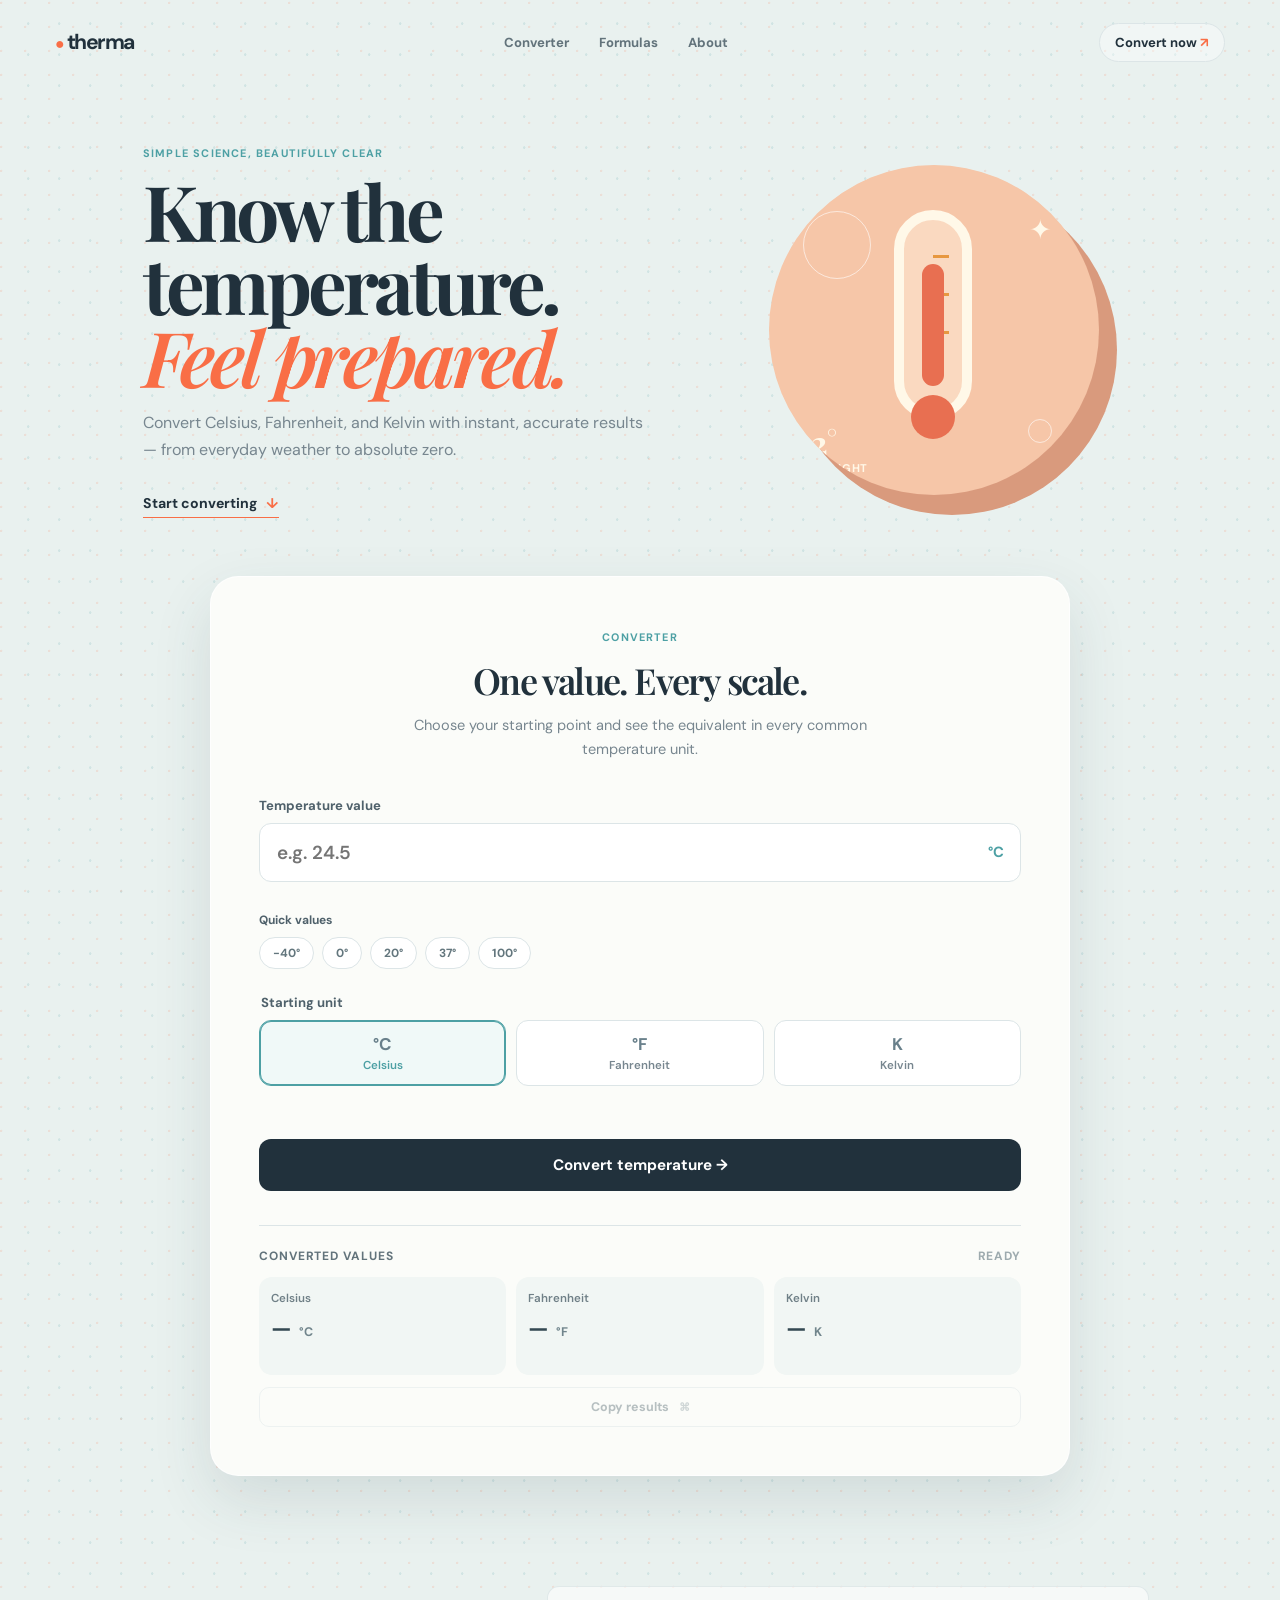
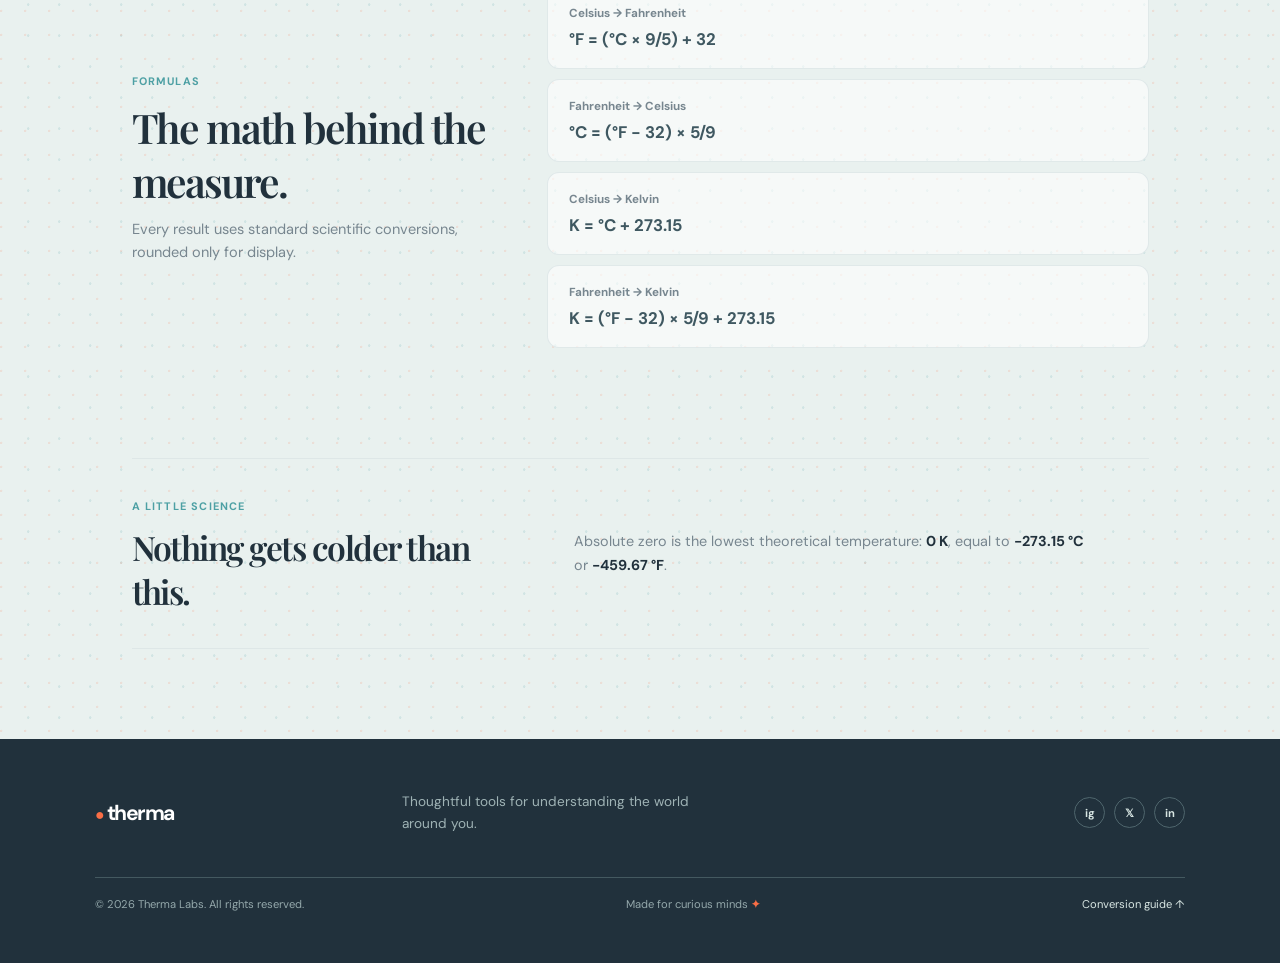
<file: WebDev-L1-TemperatureConverterWebsite/index.html>
<!doctype html>
<html lang="en">
<head>
  <meta charset="UTF-8" />
  <meta name="viewport" content="width=device-width, initial-scale=1.0" />

  <meta
    name="description"
    content="A simple, accurate Celsius, Fahrenheit, and Kelvin temperature converter."
  />

  <title>Therma — Temperature Converter</title>

  <link rel="preconnect" href="https://fonts.googleapis.com" />
  <link rel="preconnect" href="https://fonts.gstatic.com" crossorigin />

  <link
    href="https://fonts.googleapis.com/css2?family=DM+Sans:wght@400;500;600;700&family=Playfair+Display:wght@600;700&display=swap"
    rel="stylesheet"
  />

  <link rel="stylesheet" href="styles.css" />
</head>

<body>

  <header class="site-header">
    <a class="brand" href="#top" aria-label="Therma home">
      <span>●</span> therma
    </a>

    <nav aria-label="Primary navigation">
      <a href="#converter">Converter</a>
      <a href="#formulas">Formulas</a>
      <a href="#about">About</a>
    </nav>

    <a class="header-cta" href="#converter">
      Convert now <span>↗</span>
    </a>
  </header>


  <main id="top" class="page-shell">

    <!-- HERO -->
    <section class="intro" aria-labelledby="page-title">

      <div class="intro-copy">
        <span class="eyebrow">Simple science, beautifully clear</span>

        <h1 id="page-title">
          Know the temperature.<br />
          <em>Feel prepared.</em>
        </h1>

        <p>
          Convert Celsius, Fahrenheit, and Kelvin with instant, accurate
          results — from everyday weather to absolute zero.
        </p>

        <a class="text-link" href="#converter">
          Start converting <span>↓</span>
        </a>
      </div>


      <div
        class="thermometer-art"
        role="img"
        aria-label="Illustration of a warm orange thermometer"
      >
        <span class="sun sun-one"></span>
        <span class="sun sun-two"></span>
        <span class="sparkle">✦</span>

        <div class="thermometer">
          <div class="thermo-scale">
            <i></i>
            <i></i>
            <i></i>
            <i></i>
            <i></i>
          </div>

          <div class="thermo-mercury"></div>
          <div class="thermo-bulb"></div>
        </div>

        <span class="art-label">
          <span id="art-temperature">22°</span>
          <small id="art-description">just right</small>
        </span>
      </div>

    </section>


    <!-- CONVERTER -->
    <section
      id="converter"
      class="converter-card"
      aria-label="Temperature converter"
    >

      <div class="converter-heading">
        <span class="section-number">CONVERTER</span>

        <h2>One value. Every scale.</h2>

        <p>
          Choose your starting point and see the equivalent in every common
          temperature unit.
        </p>
      </div>


      <form id="converter-form" novalidate>

        <div class="field-group">

          <label for="temperature">Temperature value</label>

          <div class="input-wrap">

            <input
              id="temperature"
              name="temperature"
              type="text"
              inputmode="decimal"
              autocomplete="off"
              placeholder="e.g. 24.5"
              aria-describedby="input-error"
            />

            <span id="input-symbol" class="input-symbol">°C</span>

          </div>

          <p
            id="input-error"
            class="error-message"
            role="alert"
          ></p>

        </div>


        <!-- QUICK VALUES -->
        <div class="quick-values">
          <span>Quick values</span>

          <div class="quick-buttons">
            <button type="button" data-value="-40">−40°</button>
            <button type="button" data-value="0">0°</button>
            <button type="button" data-value="20">20°</button>
            <button type="button" data-value="37">37°</button>
            <button type="button" data-value="100">100°</button>
          </div>
        </div>


        <fieldset class="field-group unit-group">

          <legend>Starting unit</legend>

          <div class="unit-options">

            <label class="unit-option">
              <input
                type="radio"
                name="unit"
                value="celsius"
                checked
              />

              <span>
                <b>°C</b>
                <small>Celsius</small>
              </span>
            </label>


            <label class="unit-option">
              <input
                type="radio"
                name="unit"
                value="fahrenheit"
              />

              <span>
                <b>°F</b>
                <small>Fahrenheit</small>
              </span>
            </label>


            <label class="unit-option">
              <input
                type="radio"
                name="unit"
                value="kelvin"
              />

              <span>
                <b>K</b>
                <small>Kelvin</small>
              </span>
            </label>

          </div>

        </fieldset>


        <button class="convert-button" type="submit">
          Convert temperature <span>→</span>
        </button>

      </form>


      <!-- RESULTS -->
      <section
        class="results"
        aria-live="polite"
        aria-label="Conversion results"
      >

        <div class="results-heading">
          <span>Converted values</span>
          <span id="result-status" class="status-dot">Ready</span>
        </div>


        <div class="result-grid">

          <article class="result-item celsius-result">
            <p>Celsius</p>

            <div>
              <strong id="celsius-value">—</strong>
              <span>°C</span>
            </div>
          </article>


          <article class="result-item fahrenheit-result">
            <p>Fahrenheit</p>

            <div>
              <strong id="fahrenheit-value">—</strong>
              <span>°F</span>
            </div>
          </article>


          <article class="result-item kelvin-result">
            <p>Kelvin</p>

            <div>
              <strong id="kelvin-value">—</strong>
              <span>K</span>
            </div>
          </article>

        </div>


        <button
          id="copy-button"
          class="copy-button"
          type="button"
          disabled
        >
          Copy results
          <span>⌘</span>
        </button>

      </section>

    </section>


    <!-- FORMULAS -->
    <section
      id="formulas"
      class="formula-section"
      aria-labelledby="formula-heading"
    >

      <div class="formula-copy">

        <span class="section-number">FORMULAS</span>

        <h2 id="formula-heading">
          The math behind the measure.
        </h2>

        <p>
          Every result uses standard scientific conversions, rounded only
          for display.
        </p>

      </div>


      <div class="formula-grid">

        <article>
          <span>Celsius → Fahrenheit</span>
          <strong>°F = (°C × 9/5) + 32</strong>
        </article>

        <article>
          <span>Fahrenheit → Celsius</span>
          <strong>°C = (°F − 32) × 5/9</strong>
        </article>

        <article>
          <span>Celsius → Kelvin</span>
          <strong>K = °C + 273.15</strong>
        </article>

        <article>
          <span>Fahrenheit → Kelvin</span>
          <strong>K = (°F − 32) × 5/9 + 273.15</strong>
        </article>

      </div>

    </section>


    <!-- ABSOLUTE ZERO -->
    <section class="absolute-zero">

      <div>
        <span class="section-number">A LITTLE SCIENCE</span>

        <h2>Nothing gets colder than this.</h2>
      </div>

      <p>
        Absolute zero is the lowest theoretical temperature:
        <strong>0 K</strong>, equal to <strong>−273.15 °C</strong>
        or <strong>−459.67 °F</strong>.
      </p>

    </section>

  </main>


  <!-- FOOTER -->
  <footer id="about" class="site-footer">

    <div class="footer-top">

      <a class="brand footer-brand" href="#top">
        <span>●</span> therma
      </a>

      <p>
        Thoughtful tools for understanding the world around you.
      </p>

      <div class="social-links" aria-label="Social media">

        <a
          href="https://www.instagram.com/devansh._.pandeyy/"
          aria-label="Instagram"
          target="_blank"
          rel="noopener noreferrer"
        >
          ig
        </a>

        <a
          href="https://x.com/ImDpandeyy"
          aria-label="X"
          target="_blank"
          rel="noopener noreferrer"
        >
          𝕏
        </a>

        <a
          href="https://www.linkedin.com/in/devansh-pandey-34759936b"
          aria-label="LinkedIn"
          target="_blank"
          rel="noopener noreferrer"
        >
          in
        </a>

      </div>

    </div>


    <div class="footer-bottom">

      <span>© 2026 Therma Labs. All rights reserved.</span>

      <span>
        Made for curious minds <b>✦</b>
      </span>

      <a href="#formulas">
        Conversion guide ↑
      </a>

    </div>

  </footer>


  <script src="script.js"></script>

</body>
</html>
</file>
<file: WebDev-L1-TemperatureConverterWebsite/styles.css>
:root {
  --ink: #21313c;
  --muted: #77868f;
  --line: #dce5e7;
  --paper: #fbfcf9;
  --orange: #f96e46;
  --teal: #4da0a4;
  --gold: #e9af4d;
}

* {
  box-sizing: border-box;
}

html {
  scroll-behavior: smooth;
}

body {
  min-width: 320px;
  min-height: 100vh;
  margin: 0;

  color: var(--ink);
  font-family: "DM Sans", sans-serif;

  background: #e9f1ef;

  background-image:
    radial-gradient(
      circle at 5% 12%,
      rgba(249, 110, 70, 0.14) 0 1px,
      transparent 1.5px
    ),
    radial-gradient(
      circle at 91% 76%,
      rgba(77, 160, 164, 0.16) 0 1px,
      transparent 1.5px
    );

  background-size: 24px 24px, 31px 31px;
}

button,
input {
  font: inherit;
}


/* HEADER */

.site-header {
  width: min(1170px, calc(100% - 40px));
  height: 84px;
  margin: auto;

  display: flex;
  align-items: center;
  justify-content: space-between;
}

.brand {
  color: var(--ink);
  text-decoration: none;

  font: 700 1.32rem "DM Sans", sans-serif;
  letter-spacing: -0.07em;
}

.brand span {
  color: var(--orange);
  font-size: 1rem;
}

nav {
  display: flex;
  gap: 30px;
}

nav a,
.header-cta {
  color: #62737b;

  font-size: 0.82rem;
  font-weight: 700;

  text-decoration: none;
}

nav a {
  transition: color 0.2s ease;
}

nav a:hover {
  color: var(--ink);
}

.header-cta {
  padding: 10px 15px;

  color: var(--ink);

  border: 1px solid var(--line);
  border-radius: 99px;

  background: rgba(255, 255, 255, 0.35);

  transition:
    background 0.2s ease,
    transform 0.2s ease;
}

.header-cta:hover {
  background: white;
  transform: translateY(-1px);
}

.header-cta span {
  color: var(--orange);
}


/* MAIN */

.page-shell {
  width: min(1170px, 100%);
  margin: auto;

  padding: 42px 20px 90px;
}


/* HERO */

.intro {
  min-height: 435px;

  display: grid;
  grid-template-columns: 1.15fr 0.85fr;

  align-items: center;

  gap: 40px;

  padding: 15px 6% 58px;
}

.eyebrow,
.section-number {
  color: var(--teal);

  font-size: 0.68rem;
  font-weight: 700;

  letter-spacing: 0.11em;
  text-transform: uppercase;
}

.intro h1 {
  max-width: 680px;

  margin: 12px 0;

  font-family: "Playfair Display", Georgia, serif;

  font-size: clamp(3rem, 6vw, 5.3rem);
  line-height: 0.95;

  letter-spacing: -0.055em;
}

h1 em {
  color: var(--orange);
  font-weight: 600;
}

.intro p {
  max-width: 500px;

  color: var(--muted);

  font-size: 1rem;
  line-height: 1.7;
}

.text-link {
  display: inline-flex;

  gap: 9px;

  margin-top: 15px;
  padding-bottom: 5px;

  color: var(--ink);

  border-bottom: 1px solid var(--orange);

  font-size: 0.88rem;
  font-weight: 700;

  text-decoration: none;
}

.text-link span {
  color: var(--orange);
}


/* THERMOMETER ART */

.thermometer-art {
  position: relative;

  width: min(100%, 330px);
  height: 330px;

  justify-self: center;

  overflow: hidden;

  border-radius: 50%;

  background: #F6C6A8;

  box-shadow: 18px 20px 0 #D99A7D;

  transition: background 0.4s ease;
}

.thermometer {
  position: absolute;

  top: 45px;
  left: 125px;

  width: 78px;
  height: 210px;

  border: 10px solid #fff8e8;
  border-radius: 44px;

  background: rgba(255, 248, 232, 0.36);
}

.thermo-mercury {
  position: absolute;

  bottom: 24px;
  left: 18px;

  width: 22px;
  height: 122px;

  border-radius: 20px;

  background: #E86F51;

  transition: height 0.35s ease;
}

.thermo-bulb {
  position: absolute;

  bottom: -29px;
  left: 7px;

  width: 44px;
  height: 44px;

  border-radius: 50%;

  background: #E86F51;
}

.thermo-scale {
  position: absolute;

  top: 35px;
  right: 13px;

  display: grid;
  gap: 16px;
}

.thermo-scale i {
  display: block;

  width: 16px;
  height: 3px;

  background: #e79840;
}

.thermo-scale i:nth-child(even) {
  width: 10px;
}

.sun {
  position: absolute;

  border: 1px solid rgba(255, 255, 255, 0.6);
  border-radius: 50%;
}

.sun-one {
  top: 46px;
  left: 34px;

  width: 68px;
  height: 68px;
}

.sun-two {
  right: 47px;
  bottom: 52px;

  width: 24px;
  height: 24px;
}

.sparkle {
  position: absolute;

  top: 47px;
  right: 47px;

  color: #fff8e8;

  font-size: 1.7rem;
}

.art-label {
  position: absolute;

  bottom: 20px;
  left: 25px;

  color: #fff8e8;

  font: 700 2rem "Playfair Display", serif;
}

.art-label small {
  display: block;

  margin-top: -2px;

  font: 700 0.7rem "DM Sans", sans-serif;

  letter-spacing: 0.08em;
  text-transform: uppercase;
}


/* CONVERTER */

.converter-card {
  width: min(100%, 860px);

  margin: auto;
  padding: 48px;

  border: 1px solid rgba(255, 255, 255, 0.85);
  border-radius: 28px;

  background: var(--paper);

  box-shadow: 0 24px 60px rgba(39, 69, 71, 0.12);
}

.converter-heading {
  max-width: 500px;

  margin: 0 auto 36px;

  text-align: center;
}

.converter-heading h2,
.formula-copy h2 {
  margin: 10px 0;

  font: 600 2.25rem "Playfair Display", Georgia, serif;

  letter-spacing: -0.05em;
}

.converter-heading p,
.formula-copy p {
  margin: 0;

  color: var(--muted);

  font-size: 0.91rem;
  line-height: 1.6;
}


/* INPUT */

.field-group {
  margin: 0 0 23px;
  padding: 0;
  border: 0;
}

label,
legend {
  display: block;

  margin-bottom: 9px;

  color: #4f616b;

  font-size: 0.82rem;
  font-weight: 700;
}

.input-wrap {
  position: relative;
}

input[type="text"] {
  width: 100%;

  padding: 16px 66px 16px 17px;

  color: var(--ink);

  border: 1px solid var(--line);
  border-radius: 12px;

  outline: none;

  background: #fff;

  font: 600 1.18rem "DM Sans", sans-serif;

  transition:
    border-color 0.2s ease,
    box-shadow 0.2s ease;
}

input[type="text"]:focus {
  border-color: var(--teal);

  box-shadow: 0 0 0 4px rgba(77, 160, 164, 0.13);
}

.input-wrap.invalid input {
  border-color: var(--orange);

  box-shadow: 0 0 0 4px rgba(249, 110, 70, 0.1);
}

.input-symbol {
  position: absolute;

  top: 50%;
  right: 17px;

  transform: translateY(-50%);

  color: var(--teal);

  font-size: 0.92rem;
  font-weight: 700;
}

.error-message {
  min-height: 18px;

  margin: 7px 0 -18px;

  color: #d85535;

  font-size: 0.78rem;
}


/* QUICK VALUES */

.quick-values {
  margin: 0 0 25px;
}

.quick-values > span {
  display: block;

  margin-bottom: 9px;

  color: #4f616b;

  font-size: 0.75rem;
  font-weight: 700;
}

.quick-buttons {
  display: flex;
  flex-wrap: wrap;
  gap: 8px;
}

.quick-buttons button {
  padding: 7px 13px;

  color: #63767d;

  border: 1px solid var(--line);
  border-radius: 99px;

  background: #fff;

  font-size: 0.74rem;
  font-weight: 700;

  cursor: pointer;

  transition:
    color 0.2s ease,
    border-color 0.2s ease,
    transform 0.2s ease;
}

.quick-buttons button:hover {
  color: var(--teal);
  border-color: var(--teal);

  transform: translateY(-1px);
}


/* UNITS */

.unit-options {
  display: grid;

  grid-template-columns: repeat(3, 1fr);

  gap: 10px;
}

.unit-option {
  position: relative;

  margin: 0;

  cursor: pointer;
}

.unit-option input {
  position: absolute;

  opacity: 0;
}

.unit-option span {
  display: flex;

  flex-direction: column;

  align-items: center;

  gap: 3px;

  padding: 12px 8px;

  border: 1px solid var(--line);
  border-radius: 12px;

  color: var(--muted);

  background: #fff;

  transition:
    border-color 0.2s ease,
    background 0.2s ease;
}

.unit-option:hover span {
  border-color: #b8cbce;
}

.unit-option b {
  color: #69808b;

  font-size: 1.06rem;
}

.unit-option small {
  font-size: 0.72rem;
  font-weight: 600;
}

.unit-option input:checked + span {
  color: var(--teal);

  border-color: var(--teal);

  background: #f0f9f8;

  box-shadow: inset 0 0 0 1px var(--teal);
}


/* BUTTON */

.convert-button {
  width: 100%;

  margin-top: 30px;
  padding: 16px 20px;

  border: 0;
  border-radius: 12px;

  color: white;

  background: var(--ink);

  font: 700 0.95rem "DM Sans", sans-serif;

  cursor: pointer;

  transition:
    background 0.2s ease,
    transform 0.2s ease;
}

.convert-button:hover {
  background: #304651;

  transform: translateY(-1px);
}

.convert-button:active {
  transform: translateY(0);
}


/* RESULTS */

.results {
  margin-top: 34px;
  padding-top: 22px;

  border-top: 1px solid var(--line);
}

.results-heading {
  display: flex;

  justify-content: space-between;

  margin-bottom: 13px;

  color: #62737b;

  font-size: 0.75rem;
  font-weight: 700;

  letter-spacing: 0.075em;

  text-transform: uppercase;
}

.status-dot {
  color: #9daaae;
}

.status-dot.active {
  color: var(--teal);
}

.result-grid {
  display: grid;

  grid-template-columns: repeat(3, 1fr);

  gap: 10px;
}

.result-item {
  min-height: 98px;

  padding: 14px 12px;

  border-radius: 13px;

  background: #f1f6f4;

  transition:
    transform 0.2s ease,
    background 0.2s ease;
}

.result-item:hover {
  transform: translateY(-2px);

  background: #edf4f2;
}

.result-item p {
  margin: 0 0 8px;

  color: #708087;

  font-size: 0.72rem;
  font-weight: 600;
}

.result-item strong {
  color: #344952;

  font-size: 1.4rem;
}

.result-item span {
  margin-left: 3px;

  color: #71858c;

  font-size: 0.78rem;
  font-weight: 700;
}


/* COPY */

.copy-button {
  display: flex;

  align-items: center;
  justify-content: center;

  gap: 8px;

  width: 100%;

  margin-top: 12px;
  padding: 11px;

  color: #63767d;

  border: 1px solid var(--line);
  border-radius: 10px;

  background: transparent;

  font-size: 0.78rem;
  font-weight: 700;

  cursor: pointer;

  transition:
    color 0.2s ease,
    background 0.2s ease;
}

.copy-button:hover:not(:disabled) {
  color: var(--teal);

  background: #f2f8f7;
}

.copy-button:disabled {
  opacity: 0.45;

  cursor: not-allowed;
}

.copy-button span {
  margin-left: 2px;

  color: #9aa9ad;

  font-size: 0.68rem;
}


/* FORMULAS */

.formula-section {
  display: grid;

  grid-template-columns: 0.75fr 1.25fr;

  align-items: center;

  gap: 55px;

  margin: 110px 5% 0;
}

.formula-copy h2 {
  font-size: 2.55rem;
}

.formula-grid {
  display: grid;

  gap: 10px;
}

.formula-grid article {
  padding: 18px 21px;

  border: 1px solid rgba(220, 229, 231, 0.85);
  border-radius: 12px;

  background: rgba(255, 255, 255, 0.58);
}

.formula-grid span {
  display: block;

  margin-bottom: 7px;

  color: #77868f;

  font-size: 0.73rem;
  font-weight: 700;
}

.formula-grid strong {
  color: #3f5861;

  font-size: 1.05rem;
}


/* ABSOLUTE ZERO */

.absolute-zero {
  display: grid;

  grid-template-columns: 0.8fr 1.2fr;

  gap: 60px;

  align-items: center;

  margin: 110px 5% 0;
  padding: 35px 0;

  border-top: 1px solid rgba(220, 229, 231, 0.85);
  border-bottom: 1px solid rgba(220, 229, 231, 0.85);
}

.absolute-zero h2 {
  max-width: 430px;

  margin: 10px 0 0;

  font: 600 2.1rem "Playfair Display", Georgia, serif;

  letter-spacing: -0.045em;
}

.absolute-zero p {
  max-width: 510px;

  margin: 0;

  color: var(--muted);

  font-size: 0.9rem;

  line-height: 1.7;
}

.absolute-zero strong {
  color: var(--ink);
}


/* FOOTER */

.site-footer {
  padding: 52px max(20px, calc((100% - 1090px) / 2));

  color: #d8e6e3;

  background: var(--ink);
}

.footer-top {
  display: grid;

  grid-template-columns: 0.7fr 1.4fr 0.5fr;

  gap: 30px;

  align-items: center;

  padding-bottom: 43px;
}

.footer-brand {
  color: #fff;
}

.footer-top p {
  max-width: 310px;

  margin: 0;

  color: #9fb3b5;

  font-size: 0.85rem;

  line-height: 1.6;
}

.social-links {
  display: flex;

  justify-content: flex-end;

  gap: 9px;
}

.social-links a {
  display: grid;

  width: 31px;
  height: 31px;

  place-items: center;

  color: #d8e6e3;

  border: 1px solid #4f666d;
  border-radius: 50%;

  font-size: 0.7rem;
  font-weight: 700;

  text-decoration: none;

  transition:
    border-color 0.2s ease,
    color 0.2s ease;
}

.social-links a:hover {
  color: #fff;

  border-color: #9bb1b3;
}

.footer-bottom {
  display: flex;

  justify-content: space-between;

  padding-top: 19px;

  border-top: 1px solid #445960;

  color: #94a8ab;

  font-size: 0.7rem;
}

.footer-bottom a {
  color: #d8e6e3;

  text-decoration: none;
}

.footer-bottom b {
  color: var(--orange);
}


/* TABLET */

@media (max-width: 850px) {

  .intro {
    grid-template-columns: 1fr;

    text-align: center;
  }

  .intro p {
    margin-right: auto;
    margin-left: auto;
  }

  .formula-section {
    grid-template-columns: 1fr;

    gap: 30px;
  }

  .absolute-zero {
    grid-template-columns: 1fr;

    gap: 20px;
  }

}


/* MOBILE */

@media (max-width: 700px) {

  .site-header {
    width: calc(100% - 28px);

    height: 70px;
  }

  .site-header nav {
    display: none;
  }

  .header-cta {
    padding: 9px 12px;

    font-size: 0.75rem;
  }

  .page-shell {
    padding: 25px 14px 70px;
  }

  .intro {
    padding: 20px 5% 52px;

    gap: 40px;
  }

  .intro h1 {
    font-size: clamp(2.8rem, 13vw, 4.2rem);
  }

  .intro p {
    font-size: 0.92rem;
  }

  .thermometer-art {
    width: 250px;
    height: 250px;
  }

  .thermometer {
    top: 38px;
    left: 93px;

    transform: scale(0.75);

    transform-origin: top left;
  }

  .art-label {
    bottom: 15px;
    left: 20px;

    font-size: 1.7rem;
  }

  .converter-card {
    padding: 32px 22px;

    border-radius: 22px;
  }

  .converter-heading h2 {
    font-size: 2rem;
  }

  .unit-options {
    grid-template-columns: 1fr;
  }

  .unit-option span {
    flex-direction: row;

    justify-content: center;

    gap: 8px;
  }

  .result-grid {
    grid-template-columns: 1fr;
  }

  .result-item {
    min-height: auto;
  }

  .formula-section {
    grid-template-columns: 1fr;

    gap: 28px;

    margin: 70px 2% 0;
  }

  .formula-copy h2 {
    font-size: 2.2rem;
  }

  .absolute-zero {
    margin: 70px 2% 0;
  }

  .footer-top {
    grid-template-columns: 1fr;

    gap: 18px;
  }

  .social-links {
    justify-content: flex-start;
  }

  .footer-bottom {
    flex-wrap: wrap;

    gap: 12px;
  }

}


/* VERY SMALL DEVICES */

@media (max-width: 380px) {

  .quick-buttons button {
    flex: 1 1 calc(33.333% - 8px);
  }

  .converter-card {
    padding: 27px 17px;
  }

}
</file>
